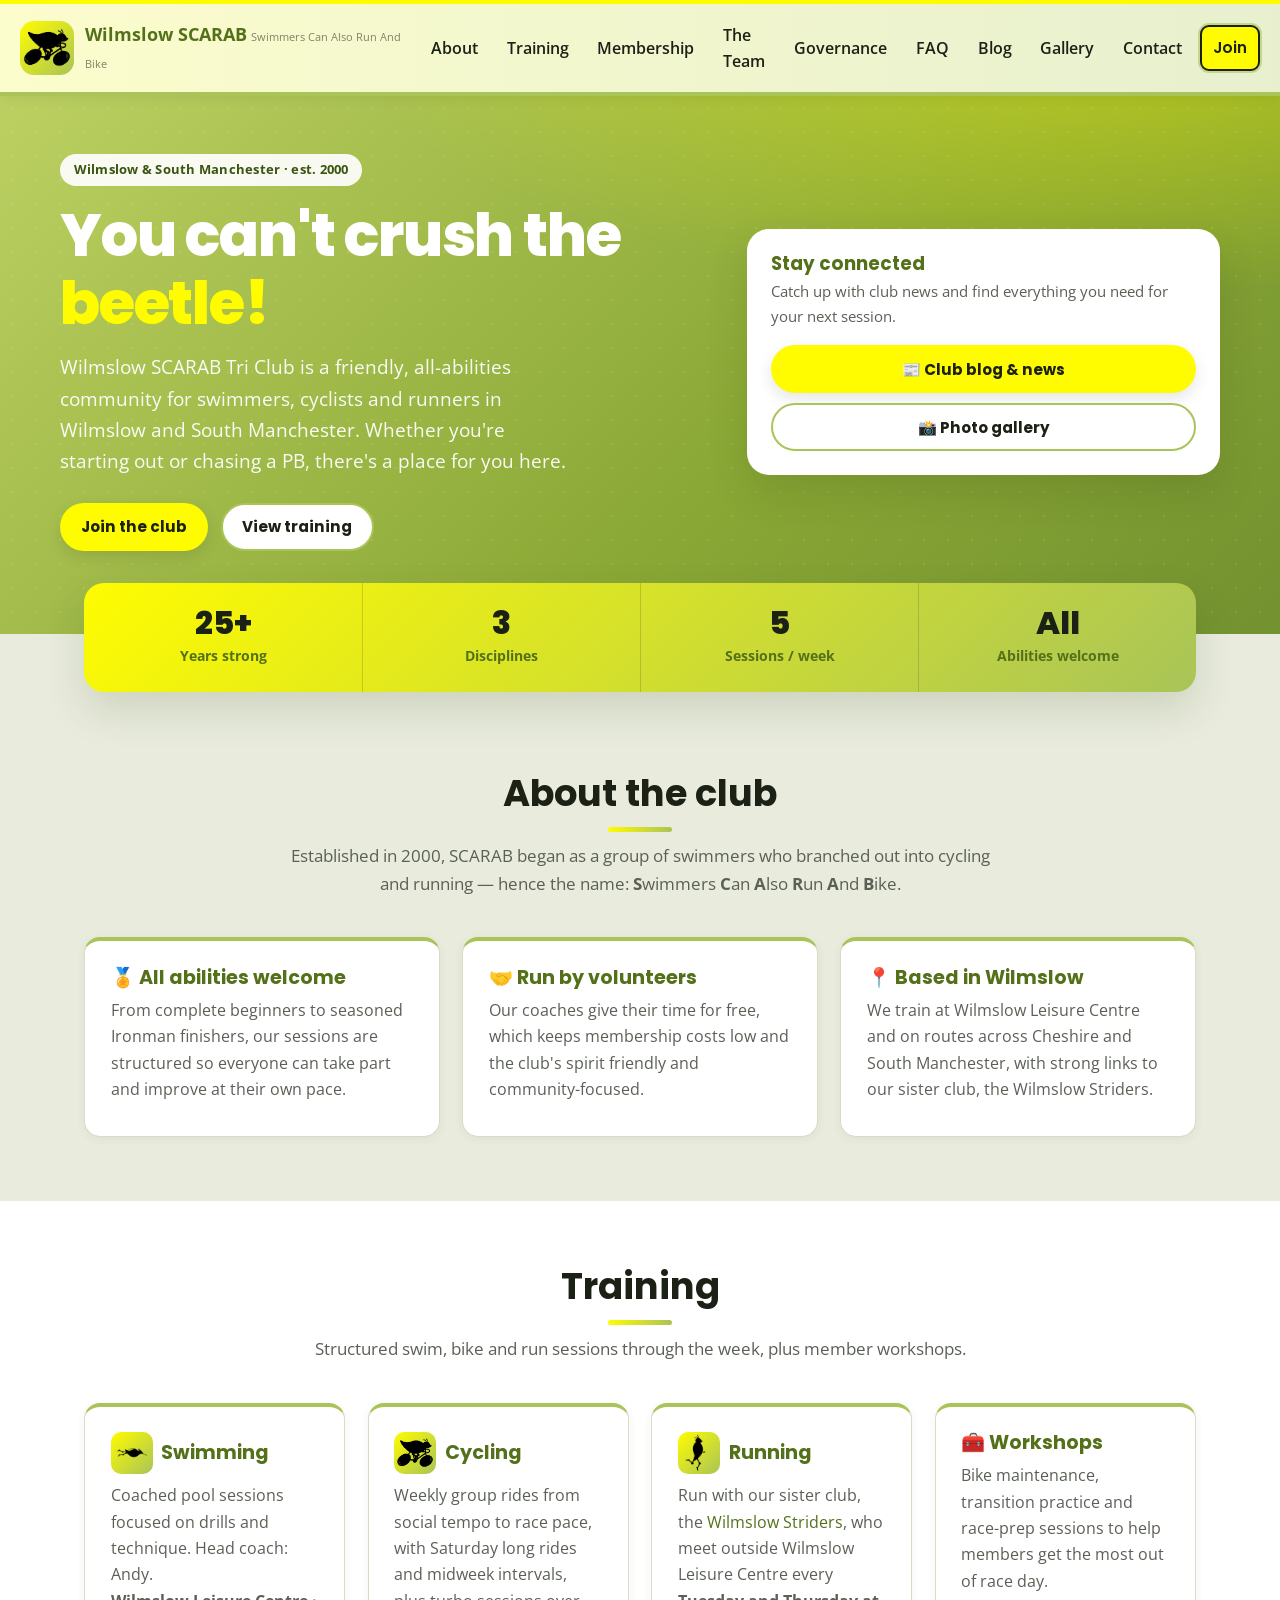
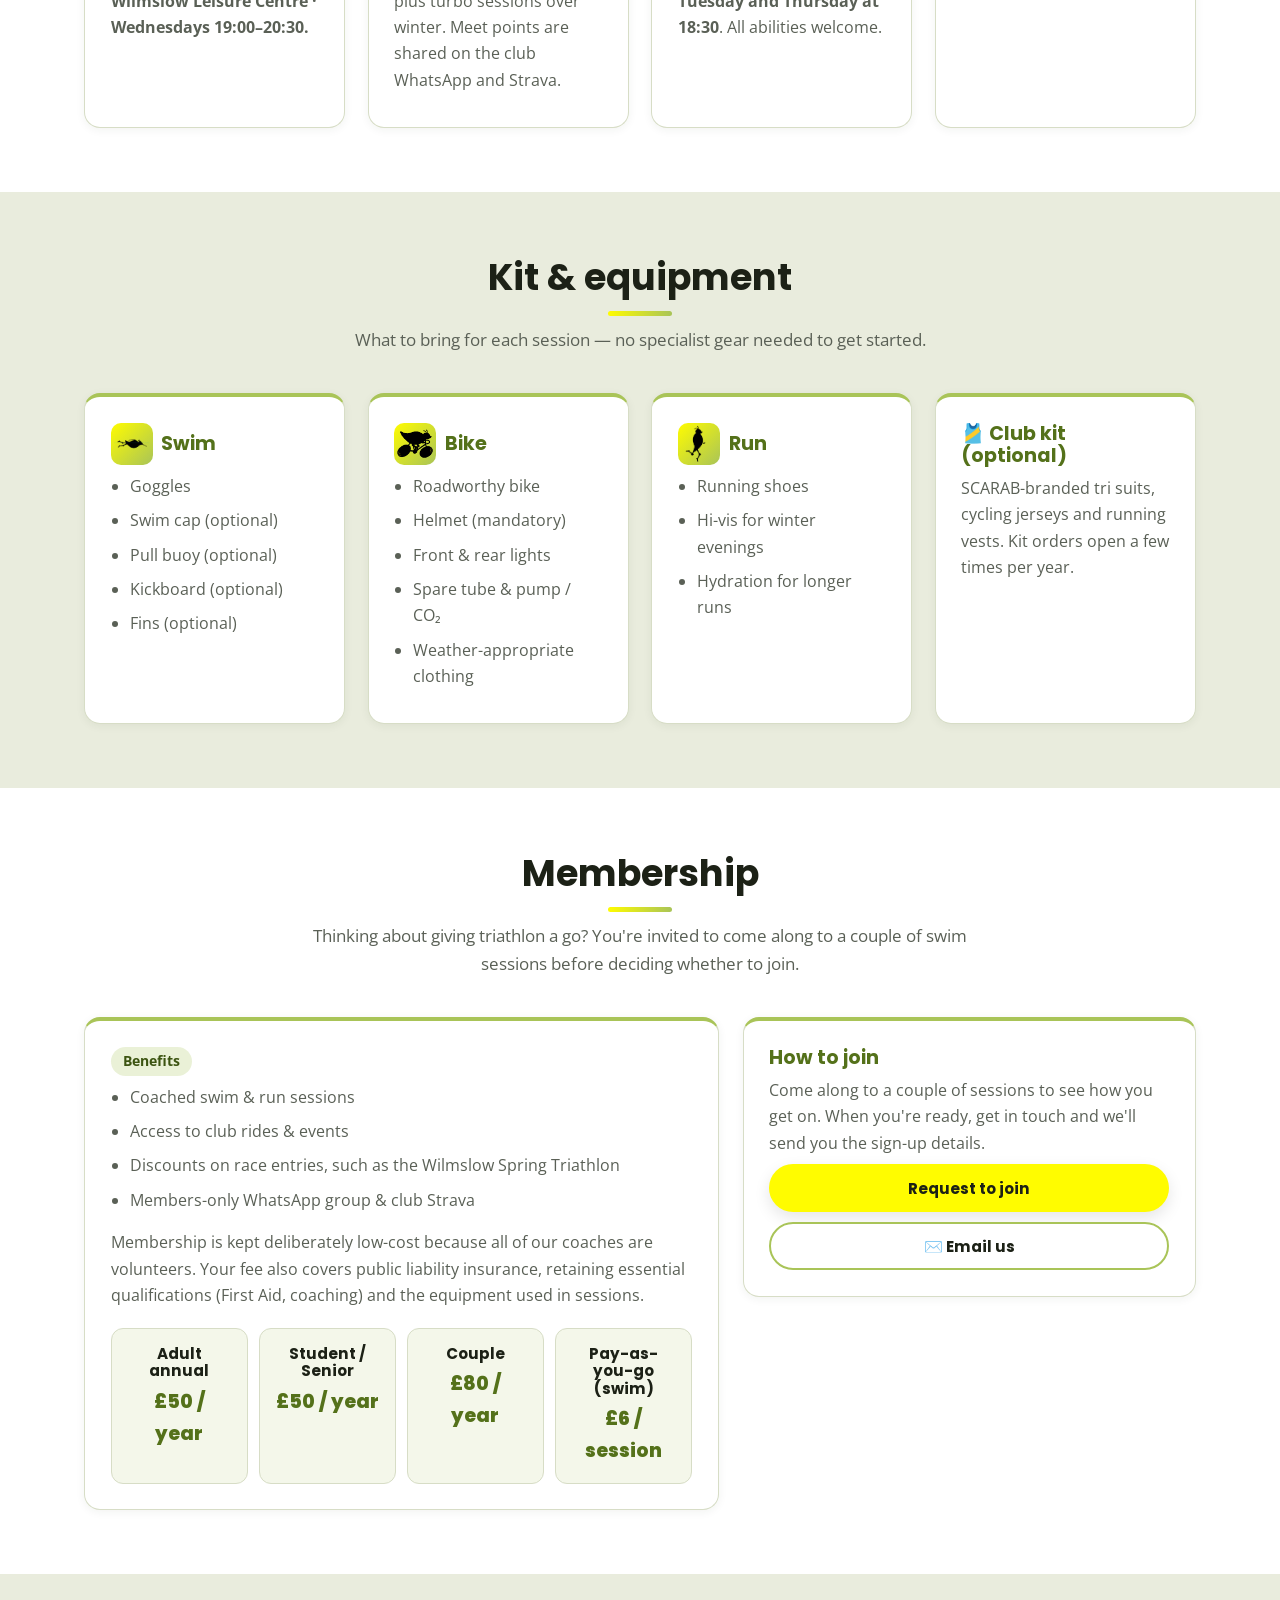
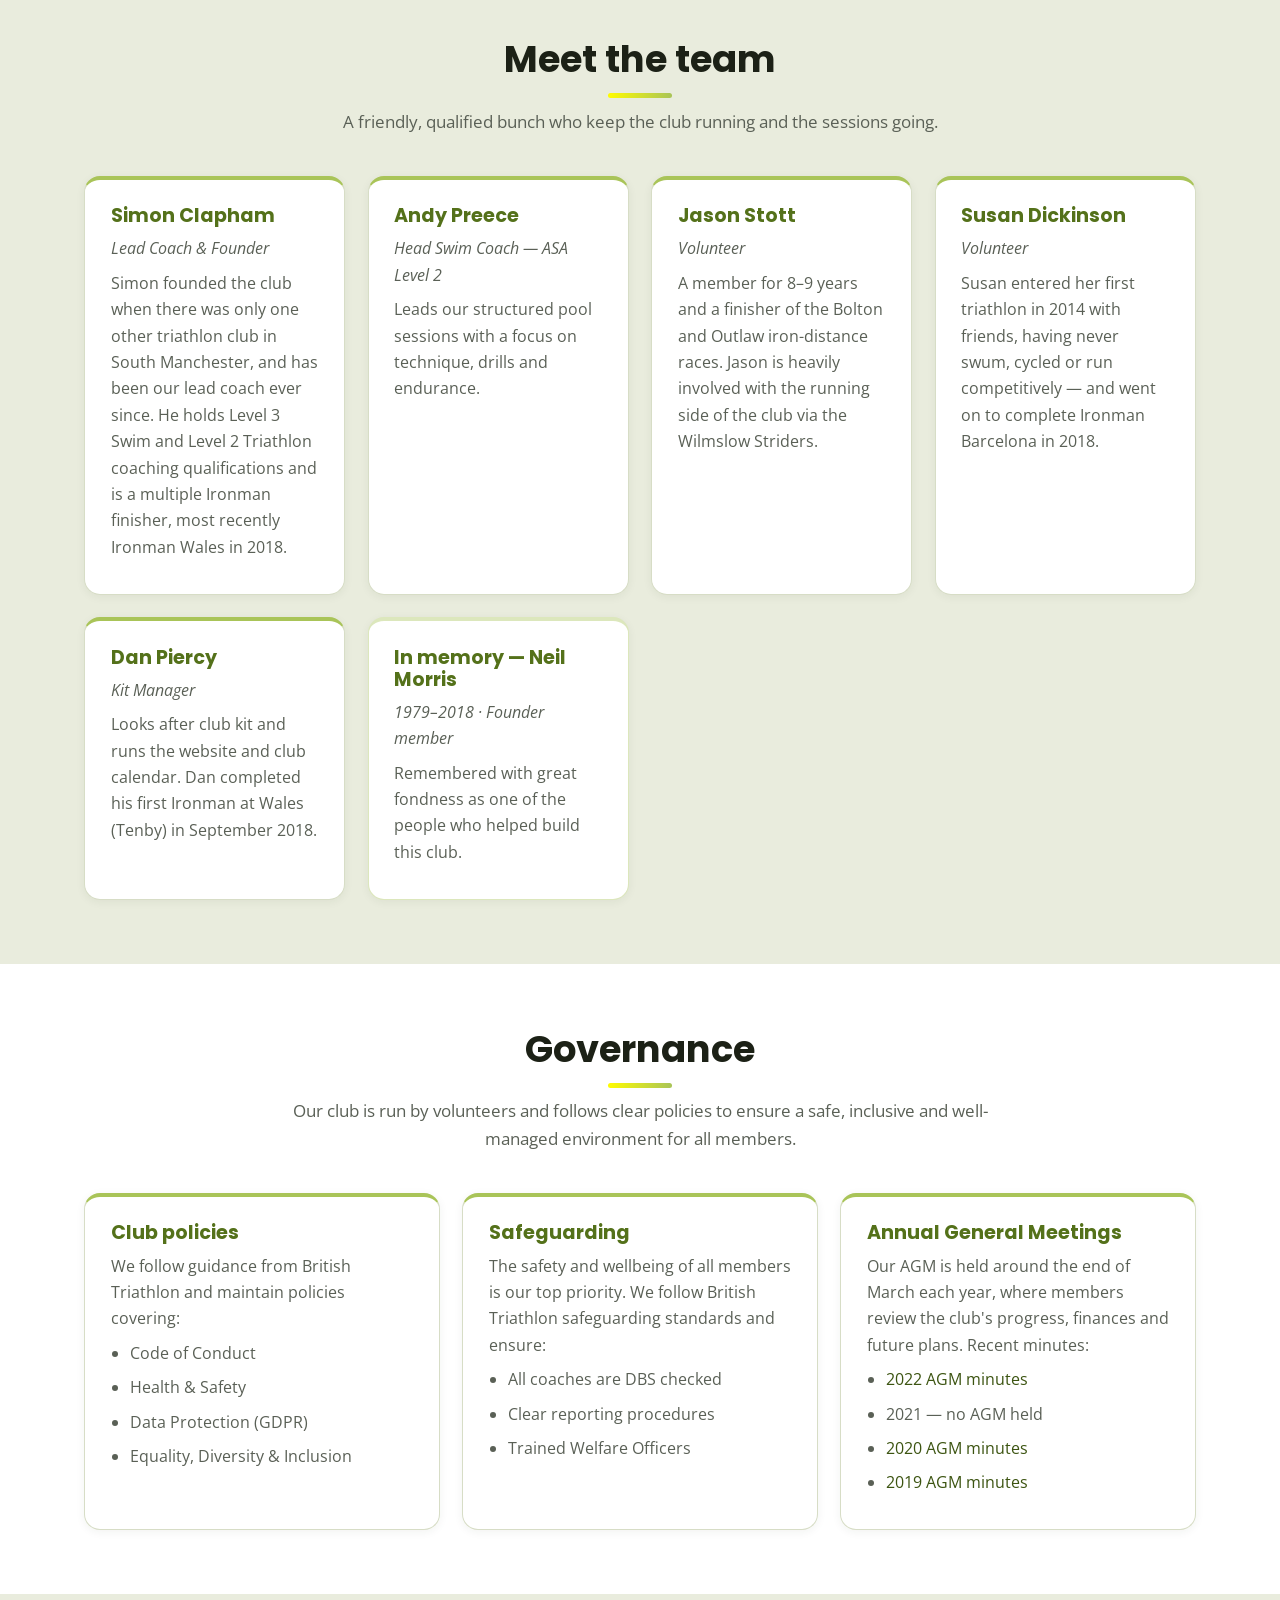
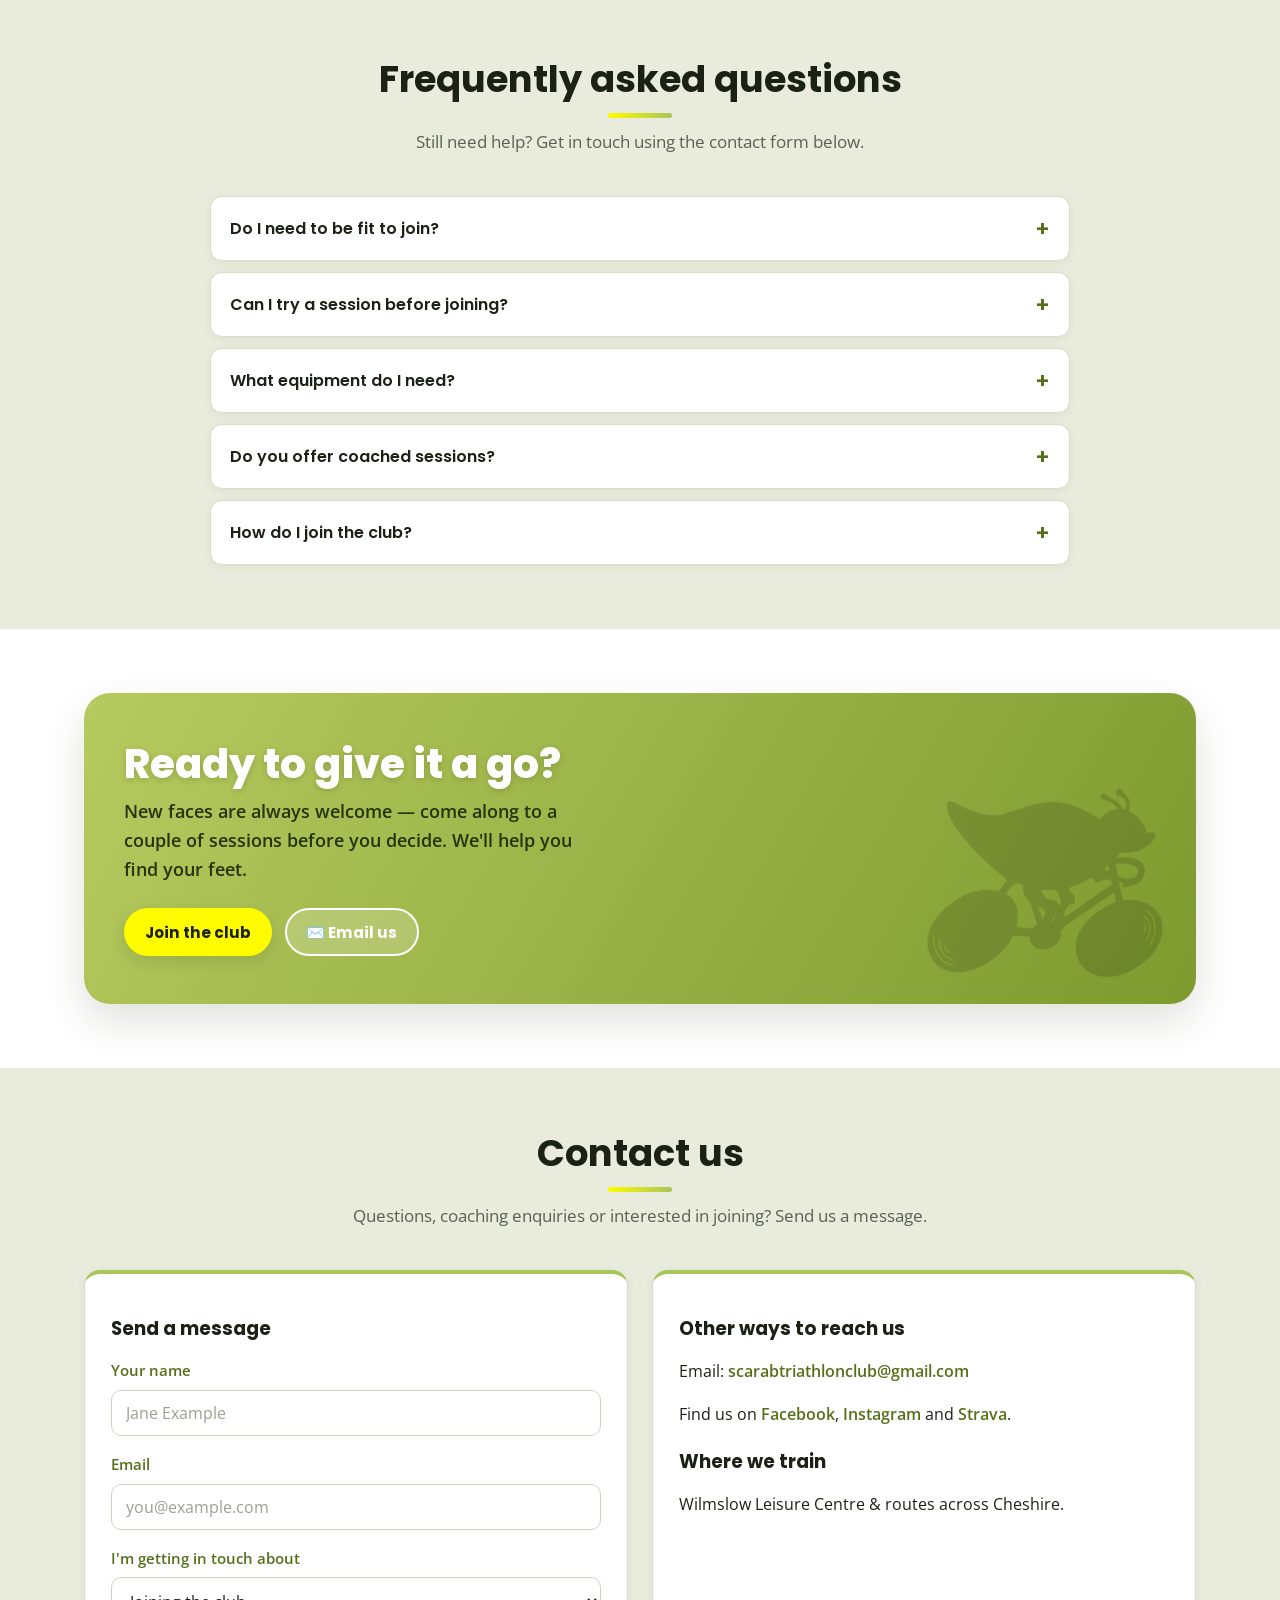
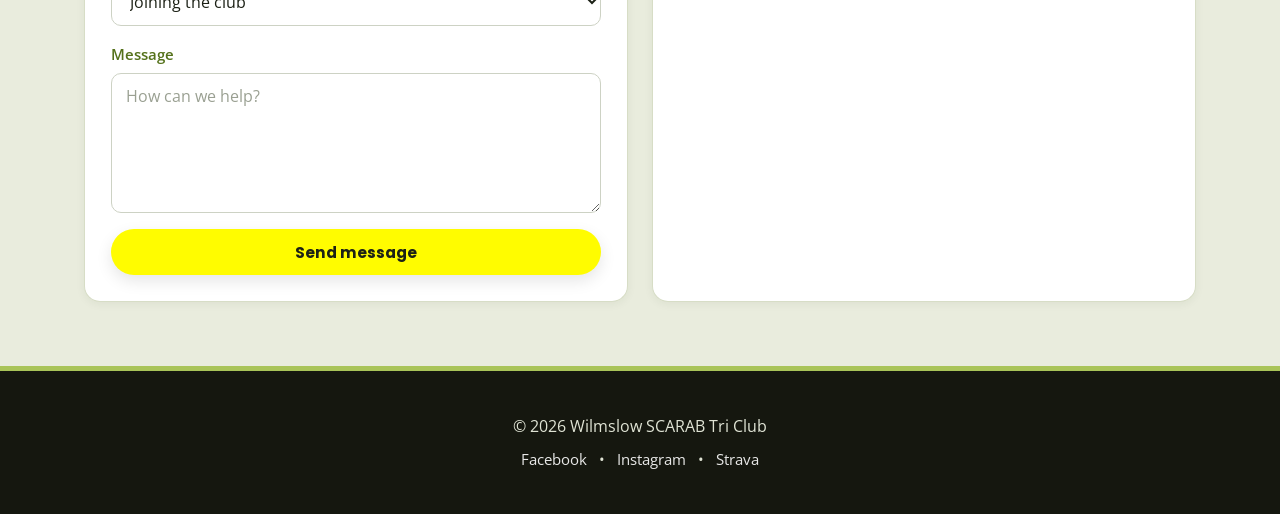
<file: index.html>
<!DOCTYPE html>
<html lang="en">
<head>
  <meta charset="utf-8" />
  <meta name="viewport" content="width=device-width, initial-scale=1" />
  <title>Wilmslow SCARAB Tri Club | Friendly triathlon club in South Manchester</title>
  <meta name="description" content="Wilmslow SCARAB Triathlon Club — a friendly, all-abilities community for swimmers, cyclists and runners in Wilmslow and South Manchester. Founded 2000. Coached sessions, group rides and social events." />

  <!-- Open Graph (link previews on Facebook/WhatsApp) -->
  <meta property="og:title" content="Wilmslow SCARAB Tri Club" />
  <meta property="og:description" content="A friendly, all-abilities triathlon club in Wilmslow / South Manchester. You can't crush the beetle!" />
  <meta property="og:type" content="website" />
  <meta property="og:url" content="https://scarab-light.netlify.app/" />
  <meta property="og:image" content="https://scarab-light.netlify.app/assets/img/og-image.png" />
  <meta property="og:image:width" content="1200" />
  <meta property="og:image:height" content="630" />
  <meta property="og:image:alt" content="Wilmslow SCARAB Tri Club beetle logo" />
  <meta name="twitter:card" content="summary_large_image" />
  <meta name="twitter:image" content="https://scarab-light.netlify.app/assets/img/og-image.png" />

  <link rel="icon" href="assets/img/beetle-cycling-c.png" type="image/png" />
  <link href="https://fonts.googleapis.com/css2?family=Poppins:wght@500;700&family=Open+Sans:wght@300;400;600;700&display=swap" rel="stylesheet" />
  <link rel="stylesheet" href="styles.css" />
</head>
<body>

  <!-- ============ HEADER ============ -->
  <header class="site-header">
    <a class="brand" href="index.html" aria-label="Wilmslow SCARAB Tri Club home">
      <span class="brand__logo beetle-badge icon-bike" role="img" aria-label="SCARAB beetle logo"></span>
      <span>
        <span class="brand__name"><span style="color:var(--green-deep)">Wilmslow</span> <span style="color:var(--green-deep)">SCARAB</span></span>
        <span class="brand__tagline">Swimmers Can Also Run And Bike</span>
      </span>
    </a>

    <nav class="nav" aria-label="Main navigation">
      <a href="#about">About</a>
      <a href="#training">Training</a>
      <a href="#membership">Membership</a>
      <a href="#team">The Team</a>
      <a href="#governance">Governance</a>
      <a href="#faq">FAQ</a>
      <a href="blog.html">Blog</a>
      <a href="gallery.html">Gallery</a>
      <a href="#contact">Contact</a>
      <a class="btn" href="#membership">Join</a>
    </nav>

    <button class="hamburger" aria-label="Open menu" aria-expanded="false">&#9776;</button>
  </header>

  <!-- ============ HERO ============ -->
  <section class="hero" id="home" style="--hero-image: url('assets/img/hero.jpg');">
    <div class="hero__inner">
      <div>
        <span class="eyebrow">Wilmslow &amp; South Manchester · est. 2000</span>
        <h1 class="hero__title">You can't crush the <span class="hl">beetle!</span></h1>
        <p class="hero__lead">
          Wilmslow SCARAB Tri Club is a friendly, all-abilities community for swimmers,
          cyclists and runners in Wilmslow and South Manchester. Whether you're starting
          out or chasing a PB, there's a place for you here.
        </p>
        <div class="hero__actions">
          <a class="btn" href="#membership">Join the club</a>
          <a class="btn btn--ghost" href="#training">View training</a>
        </div>
      </div>

      <aside class="hero__card">
        <h2>Stay connected</h2>
        <p>Catch up with club news and find everything you need for your next session.</p>
        <a class="btn btn--block" href="blog.html" style="margin-bottom:0.6rem;">📰 Club blog &amp; news</a>
        <a class="btn btn--block btn--ghost" href="gallery.html">📸 Photo gallery</a>
      </aside>
    </div>
  </section>

  <!-- ============ STATS STRIP ============ -->
  <div class="container stats-strip">
    <div class="stats">
      <div class="stat"><b>25+</b><span>Years strong</span></div>
      <div class="stat"><b>3</b><span>Disciplines</span></div>
      <div class="stat"><b>5</b><span>Sessions / week</span></div>
      <div class="stat"><b>All</b><span>Abilities welcome</span></div>
    </div>
  </div>

  <main>
    <!-- ============ ABOUT ============ -->
    <section class="section" id="about" data-animate>
      <div class="container">
        <h2 class="section__title">About the club</h2>
        <p class="section__sub">
          Established in 2000, SCARAB began as a group of swimmers who branched out into
          cycling and running — hence the name: <strong>S</strong>wimmers <strong>C</strong>an
          <strong>A</strong>lso <strong>R</strong>un <strong>A</strong>nd <strong>B</strong>ike.
        </p>
        <div class="grid">
          <article class="card">
            <h3>🏅 All abilities welcome</h3>
            <p>From complete beginners to seasoned Ironman finishers, our sessions are
              structured so everyone can take part and improve at their own pace.</p>
          </article>
          <article class="card">
            <h3>🤝 Run by volunteers</h3>
            <p>Our coaches give their time for free, which keeps membership costs low and
              the club's spirit friendly and community-focused.</p>
          </article>
          <article class="card">
            <h3>📍 Based in Wilmslow</h3>
            <p>We train at Wilmslow Leisure Centre and on routes across Cheshire and South
              Manchester, with strong links to our sister club, the Wilmslow Striders.</p>
          </article>
        </div>
      </div>
    </section>

    <!-- ============ TRAINING ============ -->
    <section class="section" id="training" data-animate>
      <div class="container">
        <h2 class="section__title">Training</h2>
        <p class="section__sub">Structured swim, bike and run sessions through the week, plus member workshops.</p>
        <div class="grid">
          <article class="card">
            <h3><span class="card-icon beetle-badge icon-swim" aria-hidden="true"></span>Swimming</h3>
            <p>Coached pool sessions focused on drills and technique. Head coach: Andy.<br>
              <strong>Wilmslow Leisure Centre · Wednesdays 19:00–20:30.</strong></p>
          </article>
          <article class="card">
            <h3><span class="card-icon beetle-badge icon-bike" aria-hidden="true"></span>Cycling</h3>
            <p>Weekly group rides from social tempo to race pace, with Saturday long rides and
              midweek intervals, plus turbo sessions over winter. Meet points are shared on the
              club WhatsApp and Strava.</p>
          </article>
          <article class="card">
            <h3><span class="card-icon beetle-badge icon-run" aria-hidden="true"></span>Running</h3>
            <p>Run with our sister club, the <a href="https://www.wilmslowstriders.co.uk/" style="color:var(--green-deep)">Wilmslow Striders</a>,
              who meet outside Wilmslow Leisure Centre every <strong>Tuesday and Thursday at 18:30</strong>. All abilities welcome.</p>
          </article>
          <article class="card">
            <h3>🧰 Workshops</h3>
            <p>Bike maintenance, transition practice and race-prep sessions to help members
              get the most out of race day.</p>
          </article>
        </div>
      </div>
    </section>

    <!-- ============ KIT ============ -->
    <section class="section" id="kit" data-animate>
      <div class="container">
        <h2 class="section__title">Kit &amp; equipment</h2>
        <p class="section__sub">What to bring for each session — no specialist gear needed to get started.</p>
        <div class="grid">
          <article class="card">
            <h3><span class="card-icon beetle-badge icon-swim" aria-hidden="true"></span>Swim</h3>
            <ul>
              <li>Goggles</li>
              <li>Swim cap (optional)</li>
              <li>Pull buoy (optional)</li>
              <li>Kickboard (optional)</li>
              <li>Fins (optional)</li>
            </ul>
          </article>
          <article class="card">
            <h3><span class="card-icon beetle-badge icon-bike" aria-hidden="true"></span>Bike</h3>
            <ul>
              <li>Roadworthy bike</li>
              <li>Helmet (mandatory)</li>
              <li>Front &amp; rear lights</li>
              <li>Spare tube &amp; pump / CO₂</li>
              <li>Weather-appropriate clothing</li>
            </ul>
          </article>
          <article class="card">
            <h3><span class="card-icon beetle-badge icon-run" aria-hidden="true"></span>Run</h3>
            <ul>
              <li>Running shoes</li>
              <li>Hi-vis for winter evenings</li>
              <li>Hydration for longer runs</li>
            </ul>
          </article>
          <article class="card">
            <h3>🎽 Club kit (optional)</h3>
            <p>SCARAB-branded tri suits, cycling jerseys and running vests. Kit orders open a few
              times per year.</p>
          </article>
        </div>
      </div>
    </section>

    <!-- ============ MEMBERSHIP ============ -->
    <section class="section" id="membership" data-animate>
      <div class="container">
        <h2 class="section__title">Membership</h2>
        <p class="section__sub">
          Thinking about giving triathlon a go? You're invited to come along to a couple of
          swim sessions before deciding whether to join.
        </p>

        <div class="membership-grid">
          <div class="card">
            <span class="pill">Benefits</span>
            <ul>
              <li>Coached swim &amp; run sessions</li>
              <li>Access to club rides &amp; events</li>
              <li>Discounts on race entries, such as the Wilmslow Spring Triathlon</li>
              <li>Members-only WhatsApp group &amp; club Strava</li>
            </ul>
            <p style="margin-top:1rem;">
              Membership is kept deliberately low-cost because all of our coaches are
              volunteers. Your fee also covers public liability insurance, retaining essential
              qualifications (First Aid, coaching) and the equipment used in sessions.
            </p>

            <div class="price-grid">
              <div class="price"><h4>Adult annual</h4><span class="price__amount">£50 / year</span></div>
              <div class="price"><h4>Student / Senior</h4><span class="price__amount">£50 / year</span></div>
              <div class="price"><h4>Couple</h4><span class="price__amount">£80 / year</span></div>
              <div class="price"><h4>Pay-as-you-go (swim)</h4><span class="price__amount">£6 / session</span></div>
            </div>
          </div>

          <aside class="card">
            <h3>How to join</h3>
            <p>Come along to a couple of sessions to see how you get on. When you're ready,
              get in touch and we'll send you the sign-up details.</p>
            <a class="btn btn--block" href="#contact" style="margin-bottom:0.6rem;">Request to join</a>
            <a class="btn btn--block btn--ghost" href="mailto:scarabtriathlonclub@gmail.com?subject=Joining%20Scarab%20Tri%20Club">
              ✉️ Email us
            </a>
          </aside>
        </div>
      </div>
    </section>

    <!-- ============ TEAM ============ -->
    <section class="section" id="team" data-animate>
      <div class="container">
        <h2 class="section__title">Meet the team</h2>
        <p class="section__sub">A friendly, qualified bunch who keep the club running and the sessions going.</p>
        <div class="grid">
          <article class="card">
            <h3>Simon Clapham</h3>
            <p><em>Lead Coach &amp; Founder</em></p>
            <p>Simon founded the club when there was only one other triathlon club in South
              Manchester, and has been our lead coach ever since. He holds Level 3 Swim and
              Level 2 Triathlon coaching qualifications and is a multiple Ironman finisher,
              most recently Ironman Wales in 2018.</p>
          </article>
          <article class="card">
            <h3>Andy Preece</h3>
            <p><em>Head Swim Coach — ASA Level 2</em></p>
            <p>Leads our structured pool sessions with a focus on technique, drills and endurance.</p>
          </article>
          <article class="card">
            <h3>Jason Stott</h3>
            <p><em>Volunteer</em></p>
            <p>A member for 8–9 years and a finisher of the Bolton and Outlaw iron-distance
              races. Jason is heavily involved with the running side of the club via the
              Wilmslow Striders.</p>
          </article>
          <article class="card">
            <h3>Susan Dickinson</h3>
            <p><em>Volunteer</em></p>
            <p>Susan entered her first triathlon in 2014 with friends, having never swum,
              cycled or run competitively — and went on to complete Ironman Barcelona in 2018.</p>
          </article>
          <article class="card">
            <h3>Dan Piercy</h3>
            <p><em>Kit Manager</em></p>
            <p>Looks after club kit and runs the website and club calendar. Dan completed his
              first Ironman at Wales (Tenby) in September 2018.</p>
          </article>
          <article class="card" style="border-color: rgba(169,196,88,0.4);">
            <h3>In memory — Neil Morris</h3>
            <p><em>1979–2018 · Founder member</em></p>
            <p>Remembered with great fondness as one of the people who helped build this club.</p>
          </article>
        </div>
      </div>
    </section>

    <!-- ============ GOVERNANCE ============ -->
    <section class="section" id="governance" data-animate>
      <div class="container">
        <h2 class="section__title">Governance</h2>
        <p class="section__sub">
          Our club is run by volunteers and follows clear policies to ensure a safe, inclusive
          and well-managed environment for all members.
        </p>
        <div class="grid">
          <article class="card">
            <h3>Club policies</h3>
            <p>We follow guidance from British Triathlon and maintain policies covering:</p>
            <ul>
              <li>Code of Conduct</li>
              <li>Health &amp; Safety</li>
              <li>Data Protection (GDPR)</li>
              <li>Equality, Diversity &amp; Inclusion</li>
            </ul>
          </article>
          <article class="card">
            <h3>Safeguarding</h3>
            <p>The safety and wellbeing of all members is our top priority. We follow British
              Triathlon safeguarding standards and ensure:</p>
            <ul>
              <li>All coaches are DBS checked</li>
              <li>Clear reporting procedures</li>
              <li>Trained Welfare Officers</li>
            </ul>
          </article>
          <article class="card">
            <h3>Annual General Meetings</h3>
            <p>Our AGM is held around the end of March each year, where members review the
              club's progress, finances and future plans. Recent minutes:</p>
            <ul>
              <li><a style="color:var(--green-ink)" href="assets/docs/agm-2022.pdf">2022 AGM minutes</a></li>
              <li>2021 — no AGM held</li>
              <li><a style="color:var(--green-ink)" href="assets/docs/agm-2020.pdf">2020 AGM minutes</a></li>
              <li><a style="color:var(--green-ink)" href="assets/docs/agm-2019.pdf">2019 AGM minutes</a></li>
            </ul>
          </article>
        </div>
      </div>
    </section>

    <!-- ============ FAQ ============ -->
    <section class="section" id="faq" data-animate>
      <div class="container">
        <h2 class="section__title">Frequently asked questions</h2>
        <p class="section__sub">Still need help? Get in touch using the contact form below.</p>
        <div class="faq">
          <div class="faq__item">
            <button class="faq__q" aria-expanded="false">Do I need to be fit to join? <span class="faq__icon">+</span></button>
            <div class="faq__a">Not at all — we welcome all abilities, from beginners to experienced triathletes. Sessions are structured so you can train at your own pace.</div>
          </div>
          <div class="faq__item">
            <button class="faq__q" aria-expanded="false">Can I try a session before joining? <span class="faq__icon">+</span></button>
            <div class="faq__a">Yes — you're welcome to try a swim, bike or run session before committing to membership.</div>
          </div>
          <div class="faq__item">
            <button class="faq__q" aria-expanded="false">What equipment do I need? <span class="faq__icon">+</span></button>
            <div class="faq__a">For swimming: goggles, swimwear and a pull buoy. For cycling: a roadworthy bike and helmet. For running: suitable trainers. No specialist kit is required to start — see the <a href="#kit" style="color:var(--green-ink)">Kit section</a> for the full list.</div>
          </div>
          <div class="faq__item">
            <button class="faq__q" aria-expanded="false">Do you offer coached sessions? <span class="faq__icon">+</span></button>
            <div class="faq__a">Yes — we offer coached swim sessions and structured run sessions through Wilmslow Striders.</div>
          </div>
          <div class="faq__item">
            <button class="faq__q" aria-expanded="false">How do I join the club? <span class="faq__icon">+</span></button>
            <div class="faq__a">Use the <a href="#contact" style="color:var(--green-ink)">contact form below</a> or email <a href="mailto:scarabtriathlonclub@gmail.com" style="color:var(--green-ink)">scarabtriathlonclub@gmail.com</a>, and we'll get back to you with next steps.</div>
          </div>
        </div>
      </div>
    </section>

    <!-- ============ CALL TO ACTION ============ -->
    <section class="section" data-animate>
      <div class="container">
        <div class="cta-band">
          <div class="cta-band__wm" aria-hidden="true"></div>
          <div class="cta-band__inner">
            <h2>Ready to give it a go?</h2>
            <p>New faces are always welcome — come along to a couple of sessions before you
              decide. We'll help you find your feet.</p>
            <div class="hero__actions">
              <a class="btn" href="#membership">Join the club</a>
              <a class="btn btn--ghost" href="mailto:scarabtriathlonclub@gmail.com" style="background:rgba(255,255,255,.18);border-color:#fff;color:#fff">✉️ Email us</a>
            </div>
          </div>
        </div>
      </div>
    </section>

    <!-- ============ CONTACT ============ -->
    <section class="section" id="contact" data-animate>
      <div class="container">
        <h2 class="section__title">Contact us</h2>
        <p class="section__sub">Questions, coaching enquiries or interested in joining? Send us a message.</p>

        <div class="contact-grid">
          <div class="contact-card">
            <h3>Send a message</h3>
            <!--
              This is a real, working form powered by Netlify Forms.
              Submissions appear in your Netlify dashboard and can be emailed to the club.
              It only works once the site is deployed to Netlify (see README).
            -->
            <form name="contact" method="POST" data-netlify="true" netlify-honeypot="bot-field">
              <input type="hidden" name="form-name" value="contact" />
              <p class="visually-hidden">
                <label>Don't fill this in if you're human: <input name="bot-field" /></label>
              </p>
              <div class="form-row">
                <label for="name">Your name</label>
                <input id="name" name="name" placeholder="Jane Example" required />
              </div>
              <div class="form-row">
                <label for="email">Email</label>
                <input id="email" name="email" type="email" placeholder="you@example.com" required />
              </div>
              <div class="form-row">
                <label for="reason">I'm getting in touch about</label>
                <select id="reason" name="reason">
                  <option>Joining the club</option>
                  <option>Coaching / sessions</option>
                  <option>Club kit</option>
                  <option>Something else</option>
                </select>
              </div>
              <div class="form-row">
                <label for="message">Message</label>
                <textarea id="message" name="message" required placeholder="How can we help?"></textarea>
              </div>
              <button class="btn" type="submit">Send message</button>
            </form>
          </div>

          <div class="contact-card">
            <h3>Other ways to reach us</h3>
            <p>Email: <a href="mailto:scarabtriathlonclub@gmail.com">scarabtriathlonclub@gmail.com</a></p>
            <p>Find us on <a href="https://www.facebook.com/groups/ScarabTriClub/">Facebook</a>,
              <a href="https://www.instagram.com/scarabtriclub/?hl=en">Instagram</a> and
              <a href="https://www.strava.com/clubs/17461?hl=en-GB">Strava</a>.</p>
            <h3 style="margin-top:1.5rem;">Where we train</h3>
            <p>Wilmslow Leisure Centre &amp; routes across Cheshire.</p>
            <iframe class="map-embed" title="Map to Wilmslow Leisure Centre"
              src="https://www.google.com/maps?q=Wilmslow+Leisure+Centre&output=embed"
              loading="lazy"></iframe>
          </div>
        </div>
      </div>
    </section>
  </main>

  <!-- ============ FOOTER ============ -->
  <footer class="site-footer">
    <div class="container">
      <div>&copy; <span data-year>2026</span> Wilmslow SCARAB Tri Club</div>
      <div class="footer-links">
        <a href="https://www.facebook.com/groups/ScarabTriClub/">Facebook</a> •
        <a href="https://www.instagram.com/scarabtriclub/?hl=en">Instagram</a> •
        <a href="https://www.strava.com/clubs/17461?hl=en-GB">Strava</a>
      </div>
    </div>
  </footer>

  <script src="scripts.js"></script>
</body>
</html>
</file>
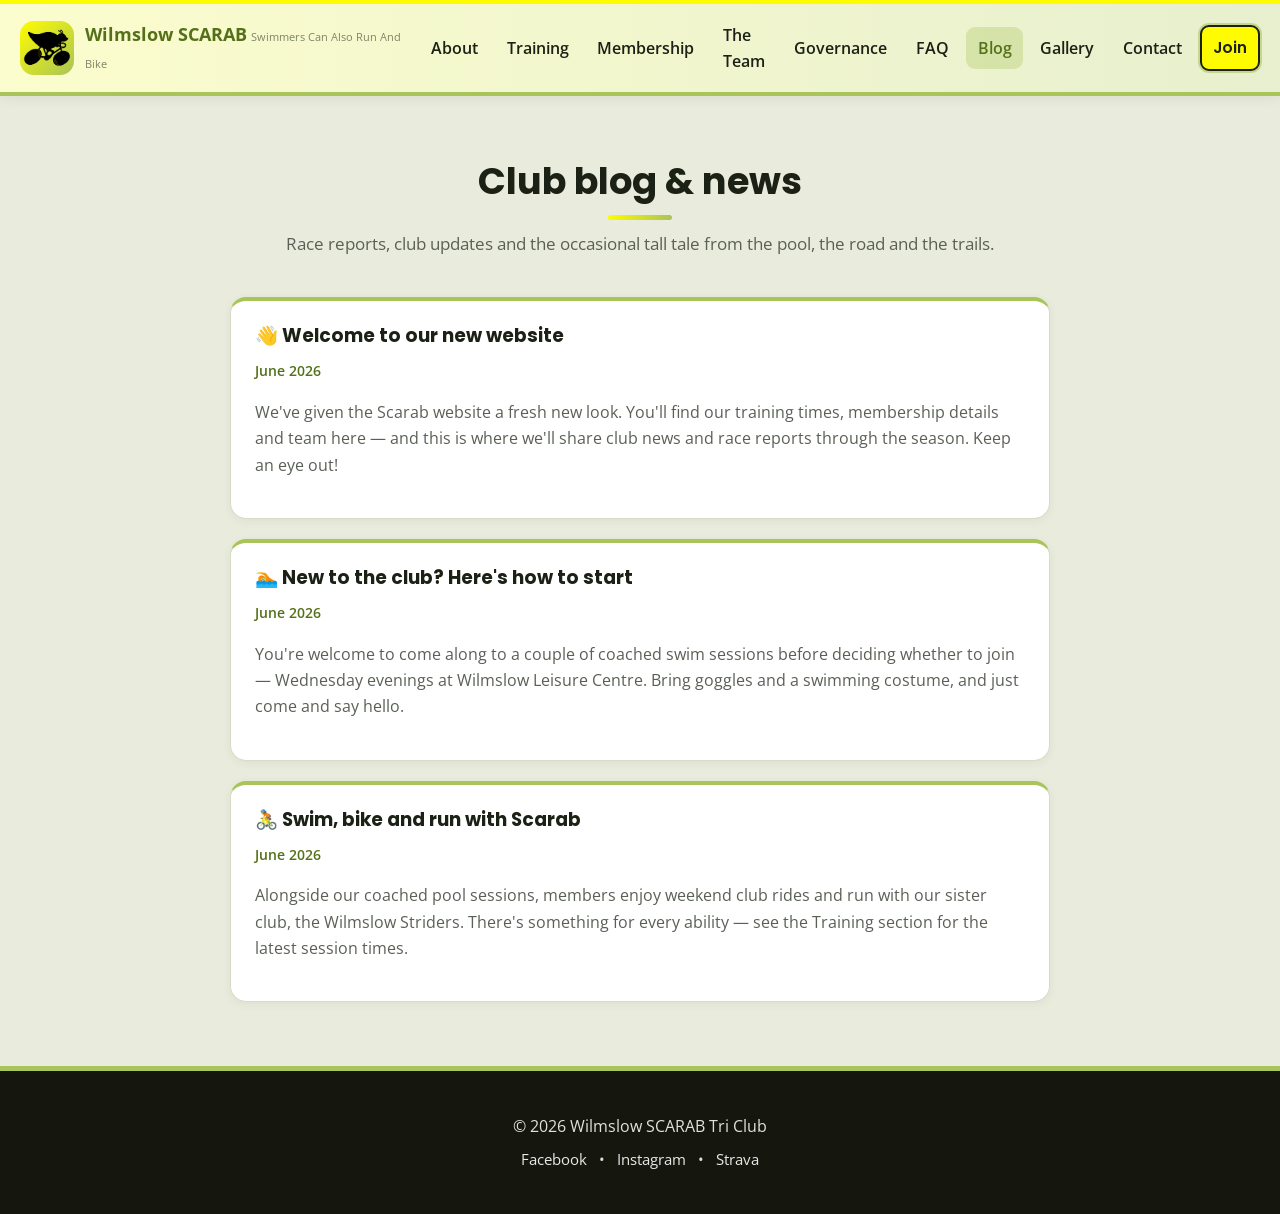
<file: blog.html>
<!DOCTYPE html>
<html lang="en">
<head>
  <meta charset="utf-8" />
  <meta name="viewport" content="width=device-width, initial-scale=1" />
  <title>Blog &amp; News | Wilmslow SCARAB Tri Club</title>
  <meta name="description" content="Club news, race reports and updates from Wilmslow SCARAB Triathlon Club." />
  <link rel="icon" href="assets/img/beetle-cycling-c.png" type="image/png" />
  <link href="https://fonts.googleapis.com/css2?family=Poppins:wght@500;700&family=Open+Sans:wght@300;400;600;700&display=swap" rel="stylesheet" />
  <link rel="stylesheet" href="styles.css" />
</head>
<body>

  <header class="site-header">
    <a class="brand" href="index.html" aria-label="Wilmslow SCARAB Tri Club home">
      <span class="brand__logo beetle-badge icon-bike" role="img" aria-label="SCARAB beetle logo"></span>
      <span>
        <span class="brand__name"><span style="color:var(--green-deep)">Wilmslow</span> <span style="color:var(--green-deep)">SCARAB</span></span>
        <span class="brand__tagline">Swimmers Can Also Run And Bike</span>
      </span>
    </a>
    <nav class="nav" aria-label="Main navigation">
      <a href="index.html#about">About</a>
      <a href="index.html#training">Training</a>
      <a href="index.html#membership">Membership</a>
      <a href="index.html#team">The Team</a>
      <a href="index.html#governance">Governance</a>
      <a href="index.html#faq">FAQ</a>
      <a href="blog.html" class="active">Blog</a>
      <a href="gallery.html">Gallery</a>
      <a href="index.html#contact">Contact</a>
      <a class="btn" href="index.html#membership">Join</a>
    </nav>
    <button class="hamburger" aria-label="Open menu" aria-expanded="false">&#9776;</button>
  </header>

  <main>
    <section class="section">
      <div class="container">
        <h1 class="section__title">Club blog &amp; news</h1>
        <p class="section__sub">Race reports, club updates and the occasional tall tale from the pool, the road and the trails.</p>

        <div class="posts">
          <!--
            TO ADD A NEW POST: copy one <article class="post-card"> block below,
            change the title, date and text, and put the newest post at the top.
            For a longer post, you can link to a separate page in the blog/ folder.
          -->
          <article class="post-card">
            <h3>👋 Welcome to our new website</h3>
            <p class="post-meta">June 2026</p>
            <p>We've given the Scarab website a fresh new look. You'll find our training times,
              membership details and team here — and this is where we'll share club news and
              race reports through the season. Keep an eye out!</p>
          </article>

          <article class="post-card">
            <h3>🏊 New to the club? Here's how to start</h3>
            <p class="post-meta">June 2026</p>
            <p>You're welcome to come along to a couple of coached swim sessions before deciding
              whether to join — Wednesday evenings at Wilmslow Leisure Centre. Bring goggles and a
              swimming costume, and just come and say hello.</p>
          </article>

          <article class="post-card">
            <h3>🚴 Swim, bike and run with Scarab</h3>
            <p class="post-meta">June 2026</p>
            <p>Alongside our coached pool sessions, members enjoy weekend club rides and run with
              our sister club, the Wilmslow Striders. There's something for every ability — see the
              Training section for the latest session times.</p>
          </article>
        </div>
      </div>
    </section>
  </main>

  <footer class="site-footer">
    <div class="container">
      <div>&copy; <span data-year>2026</span> Wilmslow SCARAB Tri Club</div>
      <div class="footer-links">
        <a href="https://www.facebook.com/groups/ScarabTriClub/">Facebook</a> •
        <a href="https://www.instagram.com/scarabtriclub/?hl=en">Instagram</a> •
        <a href="https://www.strava.com/clubs/17461?hl=en-GB">Strava</a>
      </div>
    </div>
  </footer>

  <script src="scripts.js"></script>
</body>
</html>
</file>
<file: styles.css>
/* =====================================================================
   Wilmslow SCARAB Tri Club — BOLD LIGHT theme
   Tinted sage background, brand-washed header, green hero band,
   yellow/green stats strip and a green call-to-action band.
   One file styles every page. Brand colours live in :root.
   ===================================================================== */

:root {
  /* bright brand colours — used for fills (buttons, brand bar, badges) */
  --accent-green:     #a9c458;
  --highlight-yellow: #fffc00;
  --yellow:           #fffc00;
  --green:            #a9c458;
  /* readable greens for text on light backgrounds */
  --green-mid:        #7d9a2e;
  --green-deep:       #54711a;
  --green-ink:        #3c5411;
  --gold-ink:         #a9780a;
  /* neutrals */
  --ink:              #1c2116;
  --muted:            #5a6056;
  --page-background:  #e9ecdd;   /* tinted sage page */
  --card-bg:          #ffffff;
  --card-border:      #d7ddc6;
  --text:             #1c2116;
  --text-muted:       #5a6056;
  --radius:           16px;
  --shadow-sm:        0 2px 10px rgba(30, 45, 10, 0.06);
  --shadow:           0 18px 40px rgba(40, 60, 15, 0.14);
  --maxw:             1160px;
}

/* ---------- Base ---------- */
* { box-sizing: border-box; }
html { scroll-behavior: smooth; scroll-padding-top: 80px; }
body { margin: 0; min-height: 100%; font-family: 'Open Sans', system-ui, -apple-system, 'Segoe UI', Roboto, Arial, sans-serif; color: var(--text); background: var(--page-background); line-height: 1.65; -webkit-font-smoothing: antialiased; }
img { max-width: 100%; height: auto; display: block; }
a { text-decoration: none; color: inherit; }
h1, h2, h3, h4 { font-family: 'Poppins', sans-serif; line-height: 1.15; }
.container { max-width: var(--maxw); margin: 0 auto; padding: 0 1.5rem; }
.visually-hidden { position: absolute; width: 1px; height: 1px; padding: 0; margin: -1px; overflow: hidden; clip: rect(0 0 0 0); white-space: nowrap; border: 0; }

/* ---------- Header / nav ---------- */
.site-header {
  position: sticky; top: 0; z-index: 40;
  background: linear-gradient(90deg, rgba(255, 252, 0, 0.16), rgba(169, 196, 88, 0.24)), #fbfdf4;
  border-top: 4px solid var(--highlight-yellow);
  border-bottom: 4px solid var(--accent-green);
  box-shadow: 0 2px 12px rgba(40, 60, 15, 0.08);
  padding: 0.6rem 1.25rem;
  display: flex; align-items: center; justify-content: space-between; gap: 1rem;
}
.brand { display: flex; align-items: center; gap: 0.7rem; }
.brand__logo { width: 54px; height: 54px; flex: 0 0 auto; border-radius: 14px; }
.beetle-badge {
  display: inline-block;
  background-image: var(--beetle), linear-gradient(135deg, var(--highlight-yellow), var(--accent-green));
  background-repeat: no-repeat, no-repeat;
  background-position: var(--beetle-pos, center), center;
  background-size: var(--beetle-size, contain), cover;
}
.icon-bike { --beetle: url('assets/img/beetle-cycling.gif');  --beetle-size: 118.0% 102.8%; --beetle-pos: 18.4% 76.4%; }
.icon-swim { --beetle: url('assets/img/beetle-swimming.gif'); --beetle-size: 84.2% 56.4%;   --beetle-pos: 49.8% 51.1%; }
.icon-run  { --beetle: url('assets/img/beetle-running.gif');  --beetle-size: 66.8% 92.9%;   --beetle-pos: 37.7% 77.3%; }
.brand__name { font-size: 1.1rem; margin: 0; font-weight: 700; color: var(--green-deep); }
.brand__tagline { font-size: 11px; color: #7c8466; margin-top: 2px; }

.nav { display: flex; align-items: center; gap: 0.4rem; }
.nav a { color: var(--ink); font-weight: 600; padding: 0.5rem 0.7rem; border-radius: 9px; transition: background 0.15s, color 0.15s; }
.nav a:hover, .nav a:focus-visible { background: rgba(169, 196, 88, 0.32); color: var(--green-deep); }
.nav a.active { background: rgba(169, 196, 88, 0.32); color: var(--green-deep); }

.btn {
  display: inline-flex; align-items: center; justify-content: center; gap: 0.5rem; cursor: pointer;
  background: var(--highlight-yellow); color: var(--ink);
  padding: 0.6rem 1.2rem; border-radius: 999px; font-weight: 700;
  border: 2px solid transparent; font-family: 'Poppins', sans-serif; font-size: 0.95rem;
  box-shadow: 0 6px 16px rgba(0, 0, 0, 0.1); transition: transform 0.15s, box-shadow 0.15s;
}
.btn:hover, .btn:focus-visible { transform: translateY(-2px); box-shadow: 0 10px 22px rgba(0, 0, 0, 0.16); }
.btn--ghost { background: #fff; color: var(--ink); border-color: var(--accent-green); box-shadow: none; }
.btn--block { display: flex; width: 100%; text-align: center; }
.site-header .btn { color: var(--ink); border-color: var(--ink); box-shadow: 0 0 0 2px rgba(169, 196, 88, 0.55); }
.site-header .btn:hover { box-shadow: 0 0 0 2px var(--accent-green), 0 4px 14px rgba(0, 0, 0, 0.12); }

.hamburger { display: none; background: none; border: none; color: var(--ink); font-size: 1.6rem; cursor: pointer; padding: 0.25rem 0.5rem; }

/* ---------- Hero (green band, white text) ---------- */
.hero {
  position: relative; overflow: hidden; color: #fff;
  min-height: 58vh; display: flex; align-items: center; padding: 3.6rem 1rem 5.2rem;
  background:
    radial-gradient(110% 85% at 88% -10%, rgba(255, 252, 0, 0.38), transparent 55%),
    linear-gradient(135deg, #bcd062 0%, #8aa835 60%, #739230 100%);
}
.hero::before { content: ""; position: absolute; inset: 0; background-image: radial-gradient(rgba(255, 255, 255, 0.18) 1.5px, transparent 1.5px); background-size: 24px 24px; opacity: 0.55; }
.hero__inner { position: relative; max-width: var(--maxw); width: 100%; margin: 0 auto; display: grid; grid-template-columns: 1.15fr 0.85fr; gap: 3rem; align-items: center; }
.eyebrow { display: inline-flex; align-items: center; gap: 0.5rem; background: rgba(255, 255, 255, 0.92); color: var(--green-ink); font-weight: 700; font-size: 0.8rem; letter-spacing: 0.02em; padding: 0.35rem 0.85rem; border-radius: 999px; margin-bottom: 1rem; }
.hero__title { font-size: clamp(2.3rem, 5vw, 3.7rem); font-weight: 800; letter-spacing: -0.02em; margin: 0 0 0.9rem; color: #fff; }
.hero__title .hl { color: var(--highlight-yellow); }
.hero__lead { color: rgba(255, 255, 255, 0.95); font-size: 1.18rem; margin: 0 0 1.6rem; max-width: 46ch; }
.hero__actions { display: flex; gap: 0.8rem; flex-wrap: wrap; }
.hero__card { background: #fff; border-radius: 22px; padding: 1.5rem; box-shadow: var(--shadow); color: var(--ink); }
.hero__card h2 { margin: 0 0 0.3rem; color: var(--green-deep); font-size: 1.15rem; }
.hero__card p { color: var(--muted); margin: 0 0 1rem; font-size: 0.95rem; }

/* ---------- Stats strip (overlaps hero) ---------- */
.stats-strip { position: relative; z-index: 5; margin-top: -3.2rem; margin-bottom: 1rem; }
.stats { background: linear-gradient(135deg, var(--highlight-yellow), var(--accent-green)); border-radius: 20px; box-shadow: var(--shadow); display: grid; grid-template-columns: repeat(4, 1fr); overflow: hidden; }
.stat { text-align: center; padding: 1.5rem 1rem; }
.stat + .stat { border-left: 1px solid rgba(36, 48, 24, 0.18); }
.stat b { display: block; font-family: 'Poppins', sans-serif; font-weight: 800; font-size: 2rem; color: var(--ink); line-height: 1; }
.stat span { display: block; margin-top: 0.35rem; color: var(--green-deep); font-size: 0.9rem; font-weight: 700; }

/* ---------- Sections ---------- */
.section { padding: 4rem 0; }
.section:nth-of-type(even) { background: #ffffff; }
.section__title { font-size: clamp(1.7rem, 3.2vw, 2.3rem); color: var(--ink); text-align: center; margin: 0 0 0.6rem; font-weight: 700; }
.section__title::after { content: ""; display: block; width: 64px; height: 5px; margin: 0.8rem auto 0; border-radius: 3px; background: linear-gradient(90deg, var(--highlight-yellow), var(--accent-green)); }
.section__sub { max-width: 720px; margin: 0 auto 2.5rem; text-align: center; color: var(--muted); font-size: 1.05rem; }

.grid { display: grid; grid-template-columns: repeat(auto-fit, minmax(240px, 1fr)); gap: 1.4rem; }

.card { background: var(--card-bg); padding: 1.6rem; border-radius: var(--radius); border: 1px solid var(--card-border); border-top: 4px solid var(--accent-green); box-shadow: var(--shadow-sm); transition: transform 0.18s, box-shadow 0.18s; }
.card:hover { transform: translateY(-5px); box-shadow: var(--shadow); }
.card h3 { margin: 0 0 0.5rem; color: var(--green-deep); display: flex; align-items: center; gap: 0.55rem; font-size: 1.2rem; }
.card-icon { width: 42px; height: 42px; flex: 0 0 auto; border-radius: 10px; }
.card p, .card li { color: var(--muted); margin: 0 0 0.5rem; }
.card ul { margin: 0; padding-left: 1.2rem; }

/* ---------- Membership ---------- */
.membership-grid { display: grid; grid-template-columns: 1.4fr 1fr; gap: 1.5rem; align-items: start; }
.pill { display: inline-block; background: rgba(169, 196, 88, 0.24); color: var(--green-ink); padding: 0.2rem 0.75rem; border-radius: 999px; font-size: 0.85rem; font-weight: 700; margin-bottom: 0.5rem; }
.price-grid { display: grid; grid-template-columns: repeat(auto-fit, minmax(130px, 1fr)); gap: 0.7rem; margin-top: 1.2rem; }
.price { background: #f4f7ea; border: 1px solid var(--card-border); border-radius: 12px; padding: 1rem; text-align: center; }
.price h4 { margin: 0 0 0.4rem; font-size: 0.95rem; color: var(--ink); }
.price__amount { font-weight: 800; color: var(--green-deep); font-size: 1.2rem; font-family: 'Poppins', sans-serif; }

/* ---------- Call-to-action band ---------- */
.cta-band { position: relative; overflow: hidden; border-radius: 26px; background: linear-gradient(120deg, #b6ca5f, #7d9a2e); box-shadow: var(--shadow); }
.cta-band__wm { position: absolute; right: -30px; bottom: -44px; width: 330px; height: 330px; opacity: 0.14; background: url('assets/img/beetle-cycling.gif') no-repeat center/contain; }
.cta-band__inner { position: relative; padding: 3rem 2.5rem; max-width: 780px; }
.cta-band__inner h2 { color: #fff; font-size: clamp(1.8rem, 3.6vw, 2.5rem); font-weight: 800; margin: 0 0 0.6rem; text-shadow: 0 2px 6px rgba(40, 55, 10, 0.2); }
.cta-band__inner p { color: #26340b; font-size: 1.1rem; margin: 0 0 1.5rem; max-width: 48ch; font-weight: 600; }

/* ---------- FAQ ---------- */
.faq { max-width: 860px; margin: 0 auto; display: grid; gap: 0.7rem; }
.faq__item { background: var(--card-bg); border: 1px solid var(--card-border); border-radius: 12px; overflow: hidden; box-shadow: var(--shadow-sm); }
.faq__q { width: 100%; text-align: left; background: none; border: none; color: var(--ink); font-family: 'Poppins', sans-serif; font-size: 1rem; font-weight: 600; padding: 1rem 1.2rem; cursor: pointer; display: flex; justify-content: space-between; align-items: center; gap: 1rem; }
.faq__q[aria-expanded="true"] .faq__icon { transform: rotate(45deg); }
.faq__icon { transition: transform 0.2s; font-size: 1.3rem; color: var(--green-deep); }
.faq__a { padding: 0 1.2rem; max-height: 0; overflow: hidden; transition: max-height 0.25s ease, padding 0.25s ease; color: var(--muted); }
.faq__a[data-open="true"] { padding: 0 1.2rem 1.1rem; max-height: 420px; }

/* ---------- Forms ---------- */
form { display: flex; flex-direction: column; gap: 1rem; }
.form-row { display: flex; flex-direction: column; gap: 0.4rem; }
.form-row label { font-weight: 600; color: var(--green-deep); font-size: 0.95rem; }
input, textarea, select { width: 100%; padding: 0.7rem 0.9rem; border-radius: 10px; border: 1px solid #cdd2c4; background: #fff; color: var(--ink); font-size: 1rem; font-family: inherit; transition: border 0.2s, box-shadow 0.2s; }
input::placeholder, textarea::placeholder { color: #9aa092; }
input:focus, textarea:focus, select:focus { outline: none; border-color: var(--green-deep); box-shadow: 0 0 6px rgba(95, 125, 24, 0.25); }
textarea { resize: vertical; min-height: 140px; }
select option { background: #fff; color: var(--ink); }

/* ---------- Contact ---------- */
.contact-grid { display: grid; grid-template-columns: 1fr 1fr; gap: 1.5rem; }
.contact-card { background: var(--card-bg); border: 1px solid var(--card-border); border-top: 4px solid var(--accent-green); border-radius: var(--radius); padding: 1.6rem; box-shadow: var(--shadow-sm); }
.contact-card a { color: var(--green-deep); font-weight: 600; }
.map-embed { width: 100%; height: 240px; border: 0; border-radius: 10px; }

/* ---------- Gallery ---------- */
.gallery-grid { display: grid; grid-template-columns: repeat(auto-fit, minmax(200px, 1fr)); gap: 0.8rem; }
.gallery-item { border-radius: 12px; overflow: hidden; aspect-ratio: 4 / 3; background: #dfe4d3; border: 1px solid var(--card-border); }
.gallery-item img { width: 100%; height: 100%; object-fit: cover; transition: transform 0.3s; }
.gallery-item:hover img { transform: scale(1.05); }

/* ---------- Blog ---------- */
.posts { display: grid; gap: 1.25rem; max-width: 820px; margin: 0 auto; }
.post-card { background: var(--card-bg); border: 1px solid var(--card-border); border-top: 4px solid var(--accent-green); border-radius: var(--radius); padding: 1.5rem; box-shadow: var(--shadow-sm); }
.post-card h3 { margin: 0 0 0.3rem; color: var(--ink); }
.post-card .post-meta { color: var(--green-deep); font-size: 0.85rem; margin-bottom: 0.7rem; font-weight: 600; }
.post-card p { color: var(--muted); }
.article { max-width: 720px; margin: 0 auto; }
.article h1 { color: var(--ink); }
.article .post-meta { color: var(--green-deep); margin-bottom: 1.5rem; }
.article p { color: var(--muted); margin: 0 0 1.1rem; }

/* ---------- Footer (dark, to ground the page) ---------- */
.site-footer { padding: 2.6rem 1rem; background: #15170f; color: #dfe3d4; text-align: center; border-top: 5px solid var(--accent-green); }
.site-footer .footer-links { font-size: 0.95rem; margin-top: 0.5rem; }
.site-footer .footer-links a { color: rgba(255, 255, 255, 0.9); margin: 0 0.5rem; }
.site-footer .footer-links a:hover { color: var(--highlight-yellow); }

/* ---------- Scroll-in animation ---------- */
[data-animate] { opacity: 0; transform: translateY(18px); transition: opacity 0.6s, transform 0.6s; }
[data-animate].in-view { opacity: 1; transform: none; }
@media (prefers-reduced-motion: reduce) { [data-animate] { opacity: 1; transform: none; transition: none; } html { scroll-behavior: auto; } }

/* ---------- Responsive ---------- */
@media (max-width: 900px) {
  .hero__inner, .membership-grid, .contact-grid { grid-template-columns: 1fr; }
  .hero { padding: 2.8rem 1rem 4.6rem; }
  .stats { grid-template-columns: repeat(2, 1fr); }
  .stat:nth-child(3) { border-left: none; border-top: 1px solid rgba(36, 48, 24, 0.18); }
  .stat:nth-child(4) { border-top: 1px solid rgba(36, 48, 24, 0.18); }
  .cta-band__inner { padding: 2.2rem 1.6rem; }
  .hamburger { display: block; }
  .nav { display: none; flex-direction: column; align-items: stretch; position: absolute; top: 100%; left: 0; width: 100%; background: #fbfdf4; padding: 0.5rem 0; border-bottom: 1px solid var(--card-border); box-shadow: 0 8px 16px rgba(0, 0, 0, 0.08); }
  .nav.open { display: flex; }
  .nav a { border-radius: 0; padding: 0.85rem 1.5rem; border-bottom: 1px solid var(--card-border); }
  .nav .btn { margin: 0.6rem 1.5rem; }
}
@media (max-width: 560px) {
  .stats { grid-template-columns: 1fr; }
  .stat + .stat { border-left: none; border-top: 1px solid rgba(36, 48, 24, 0.18); }
}
</file>
